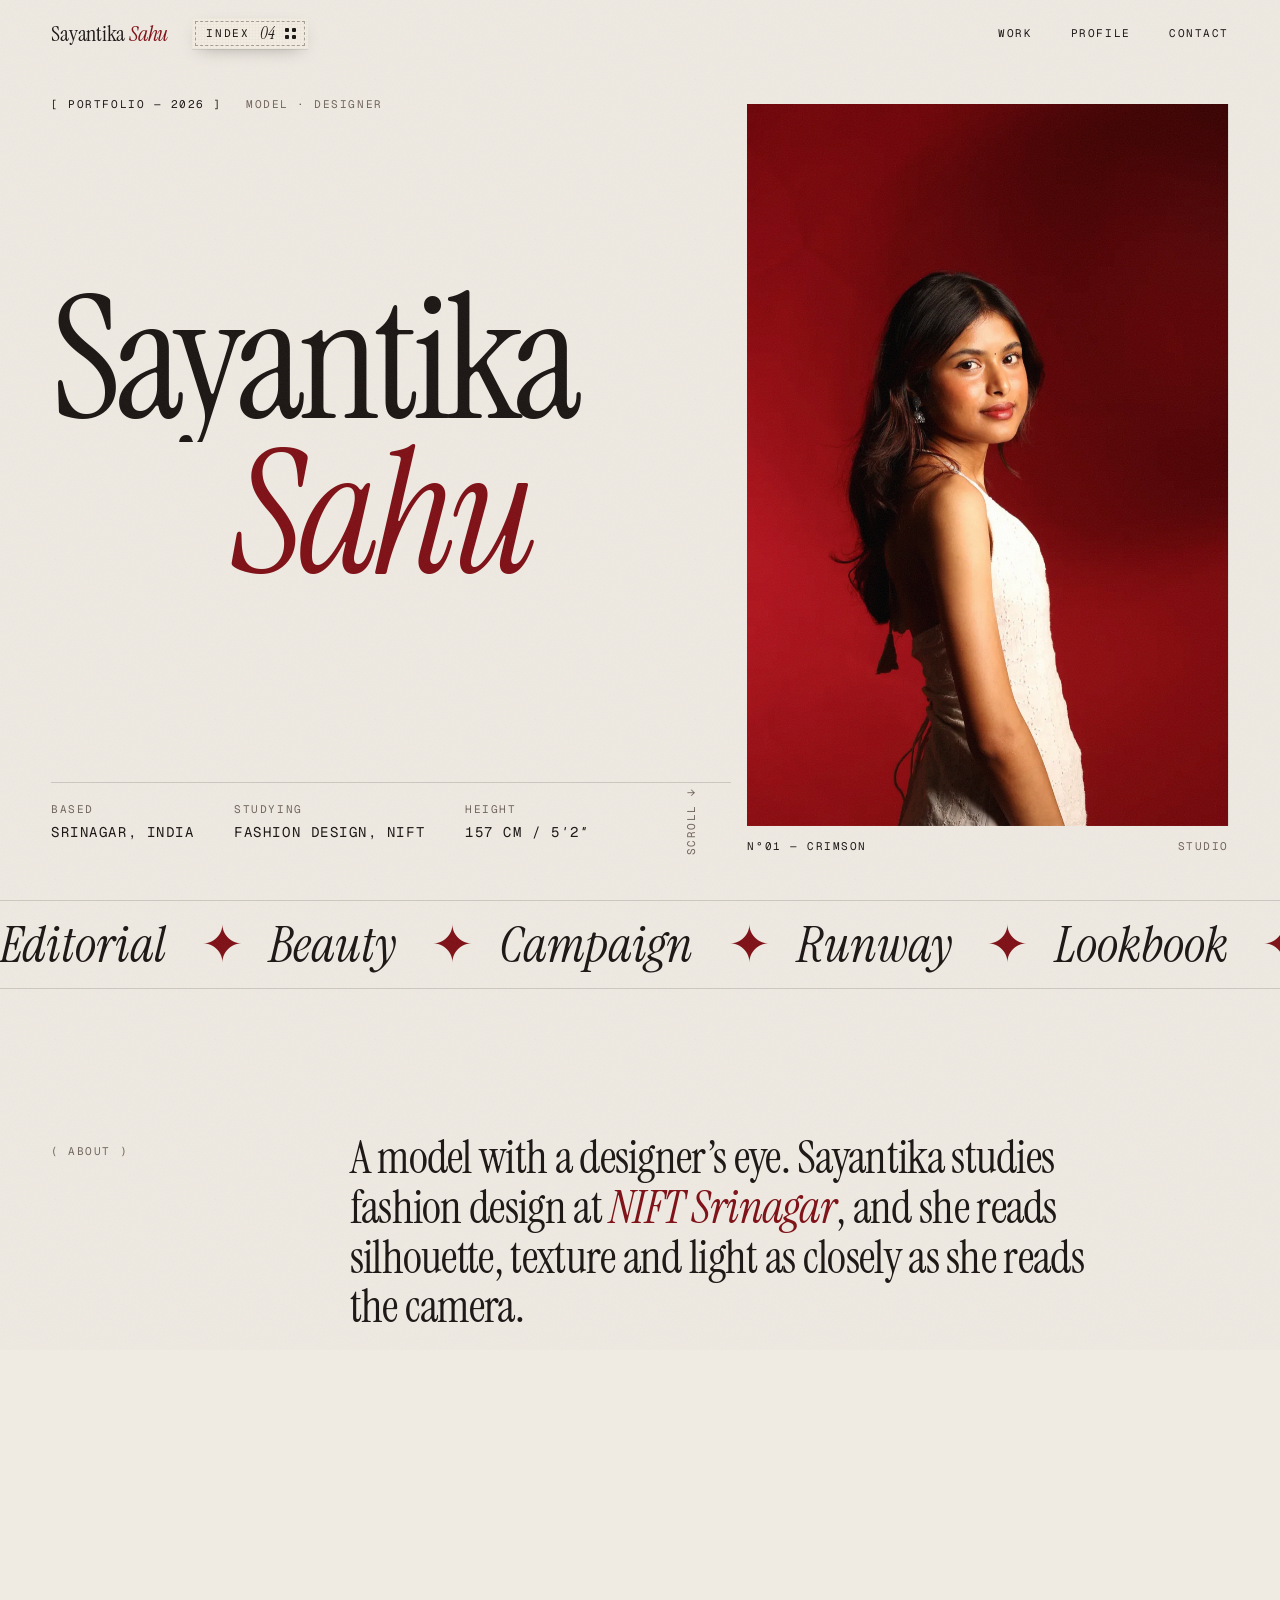
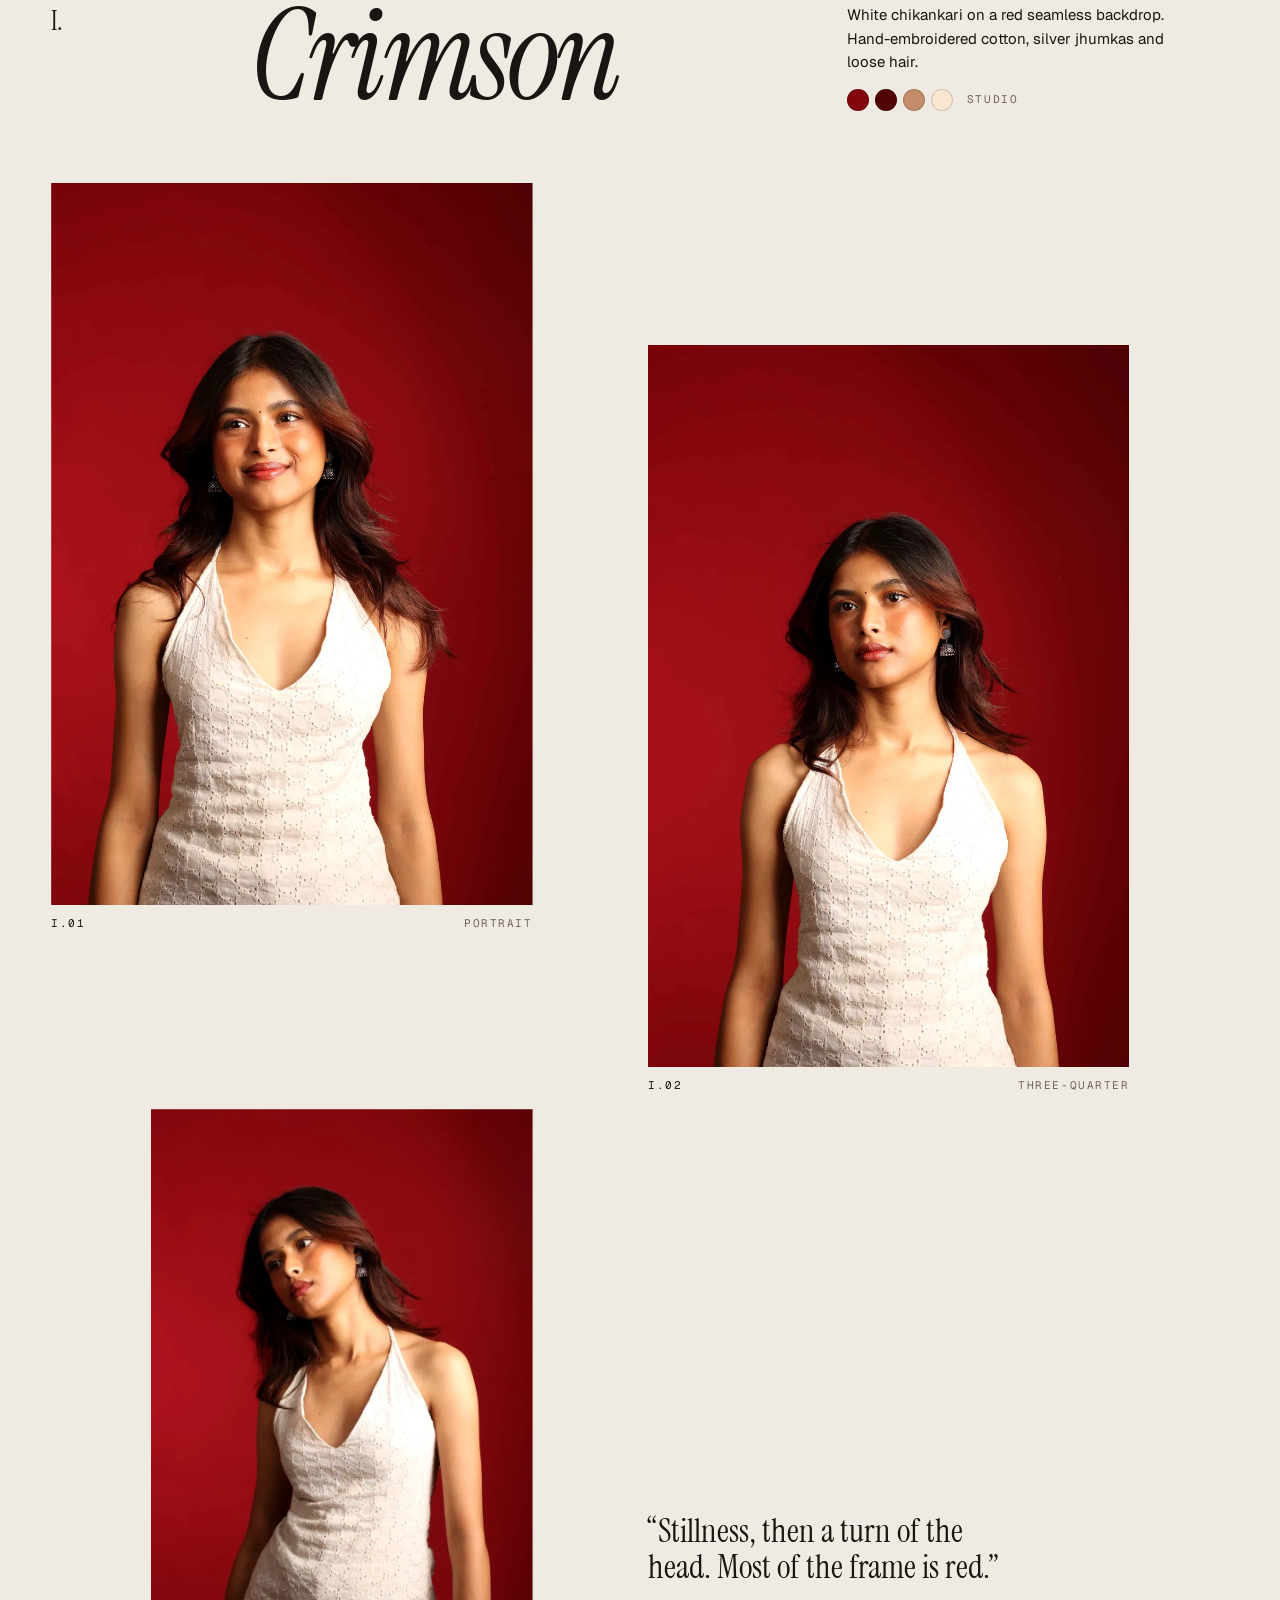
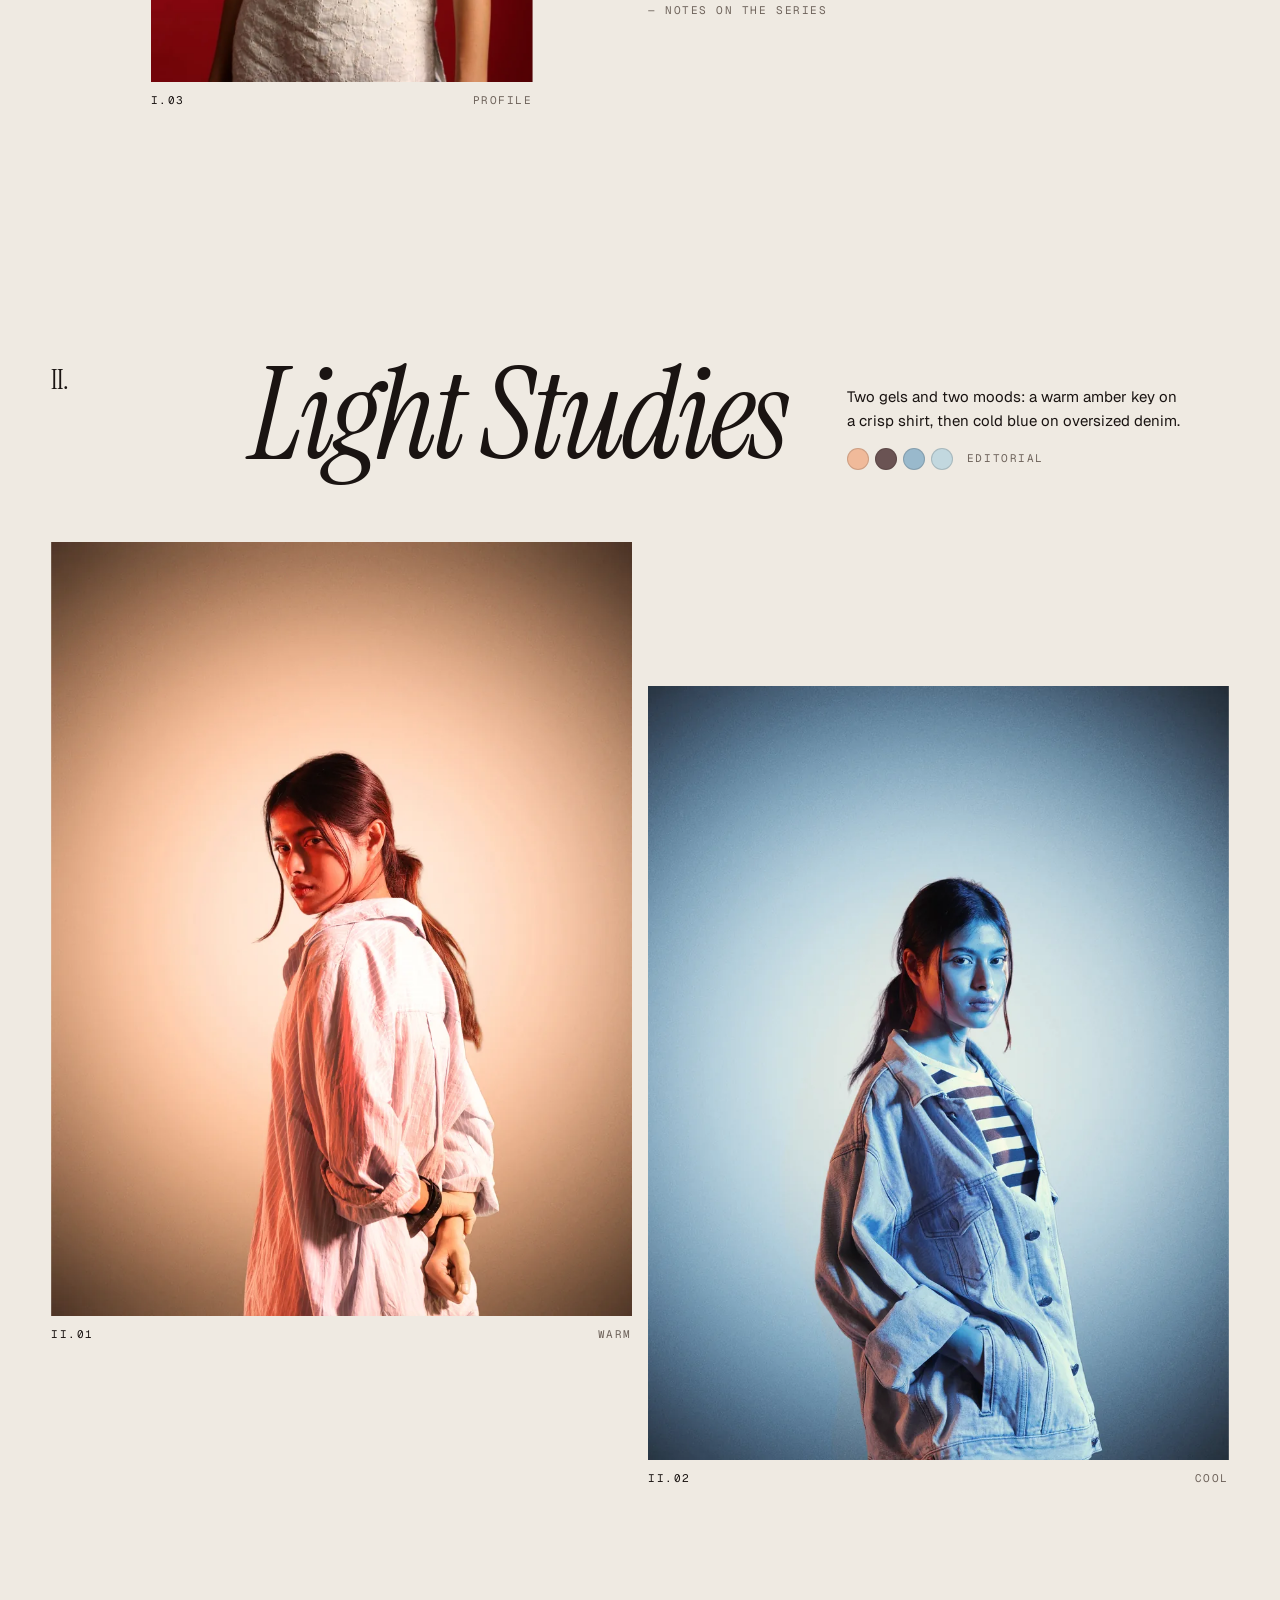
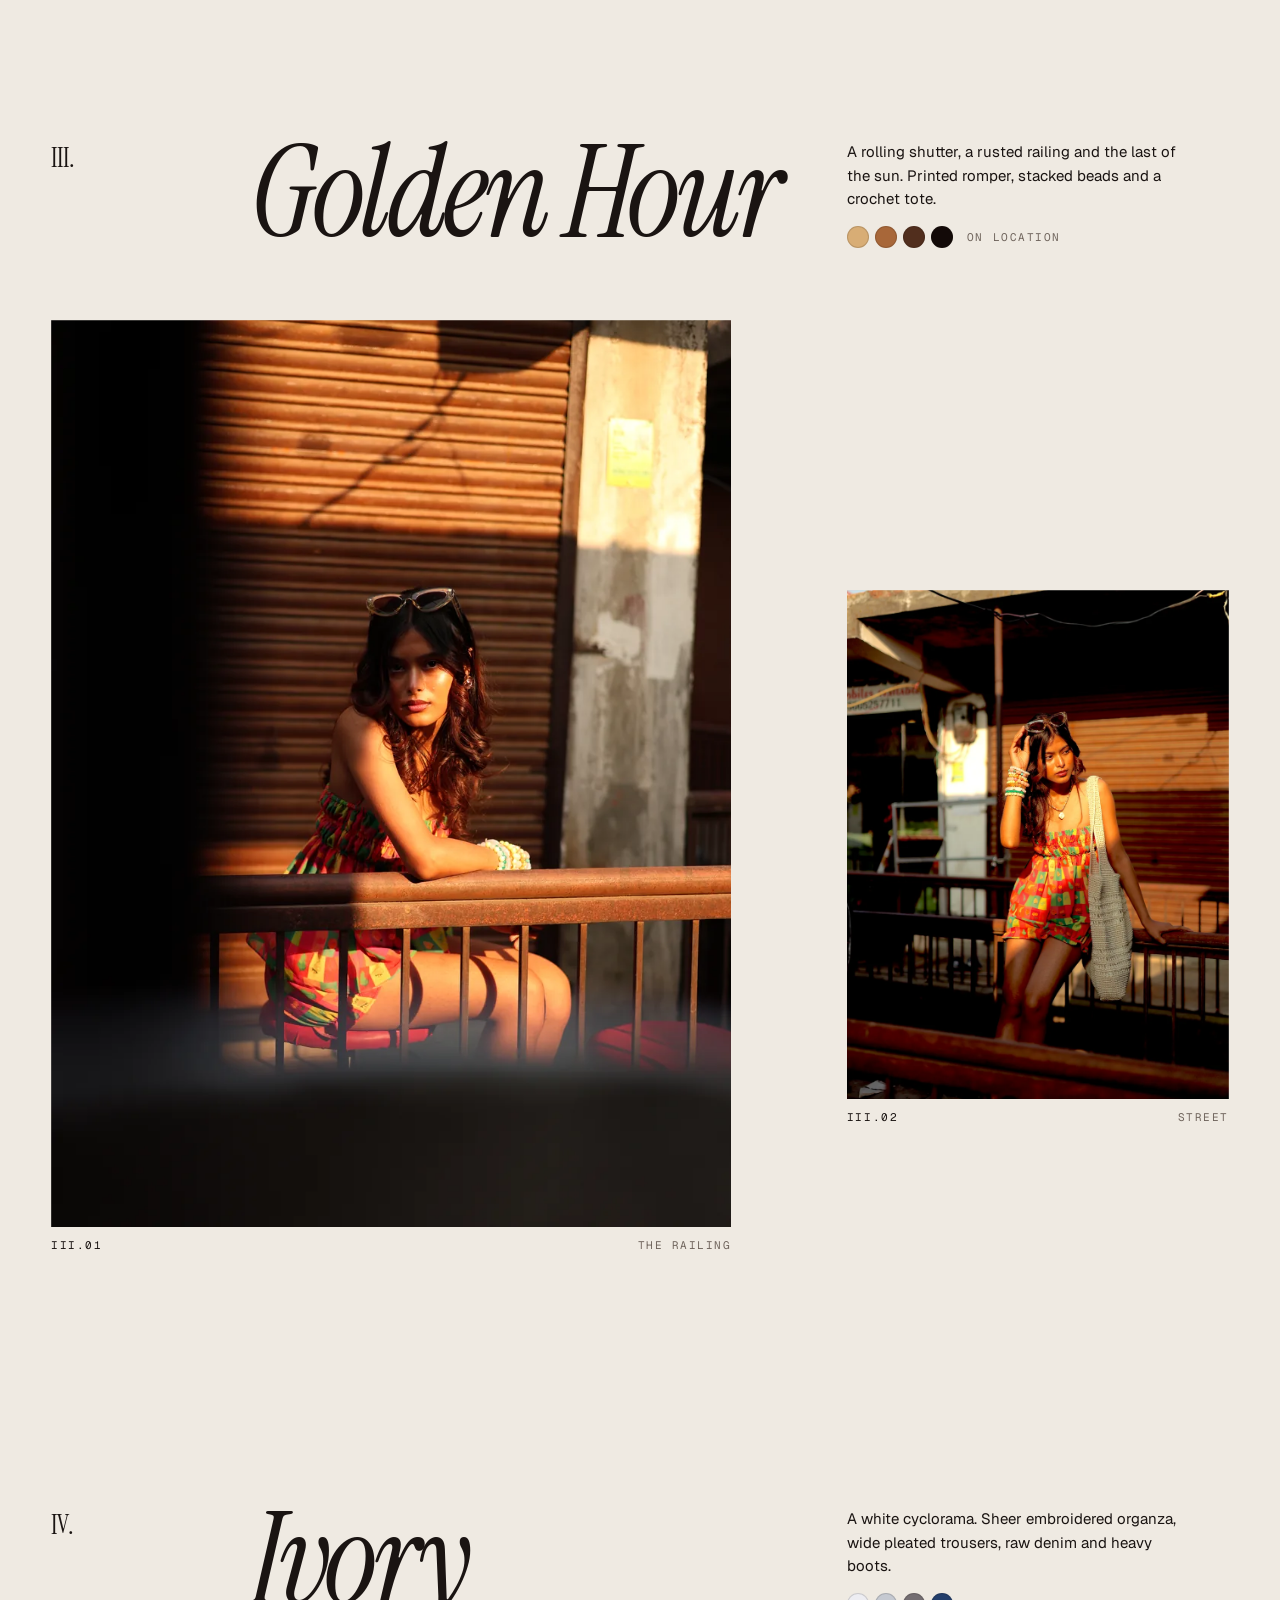
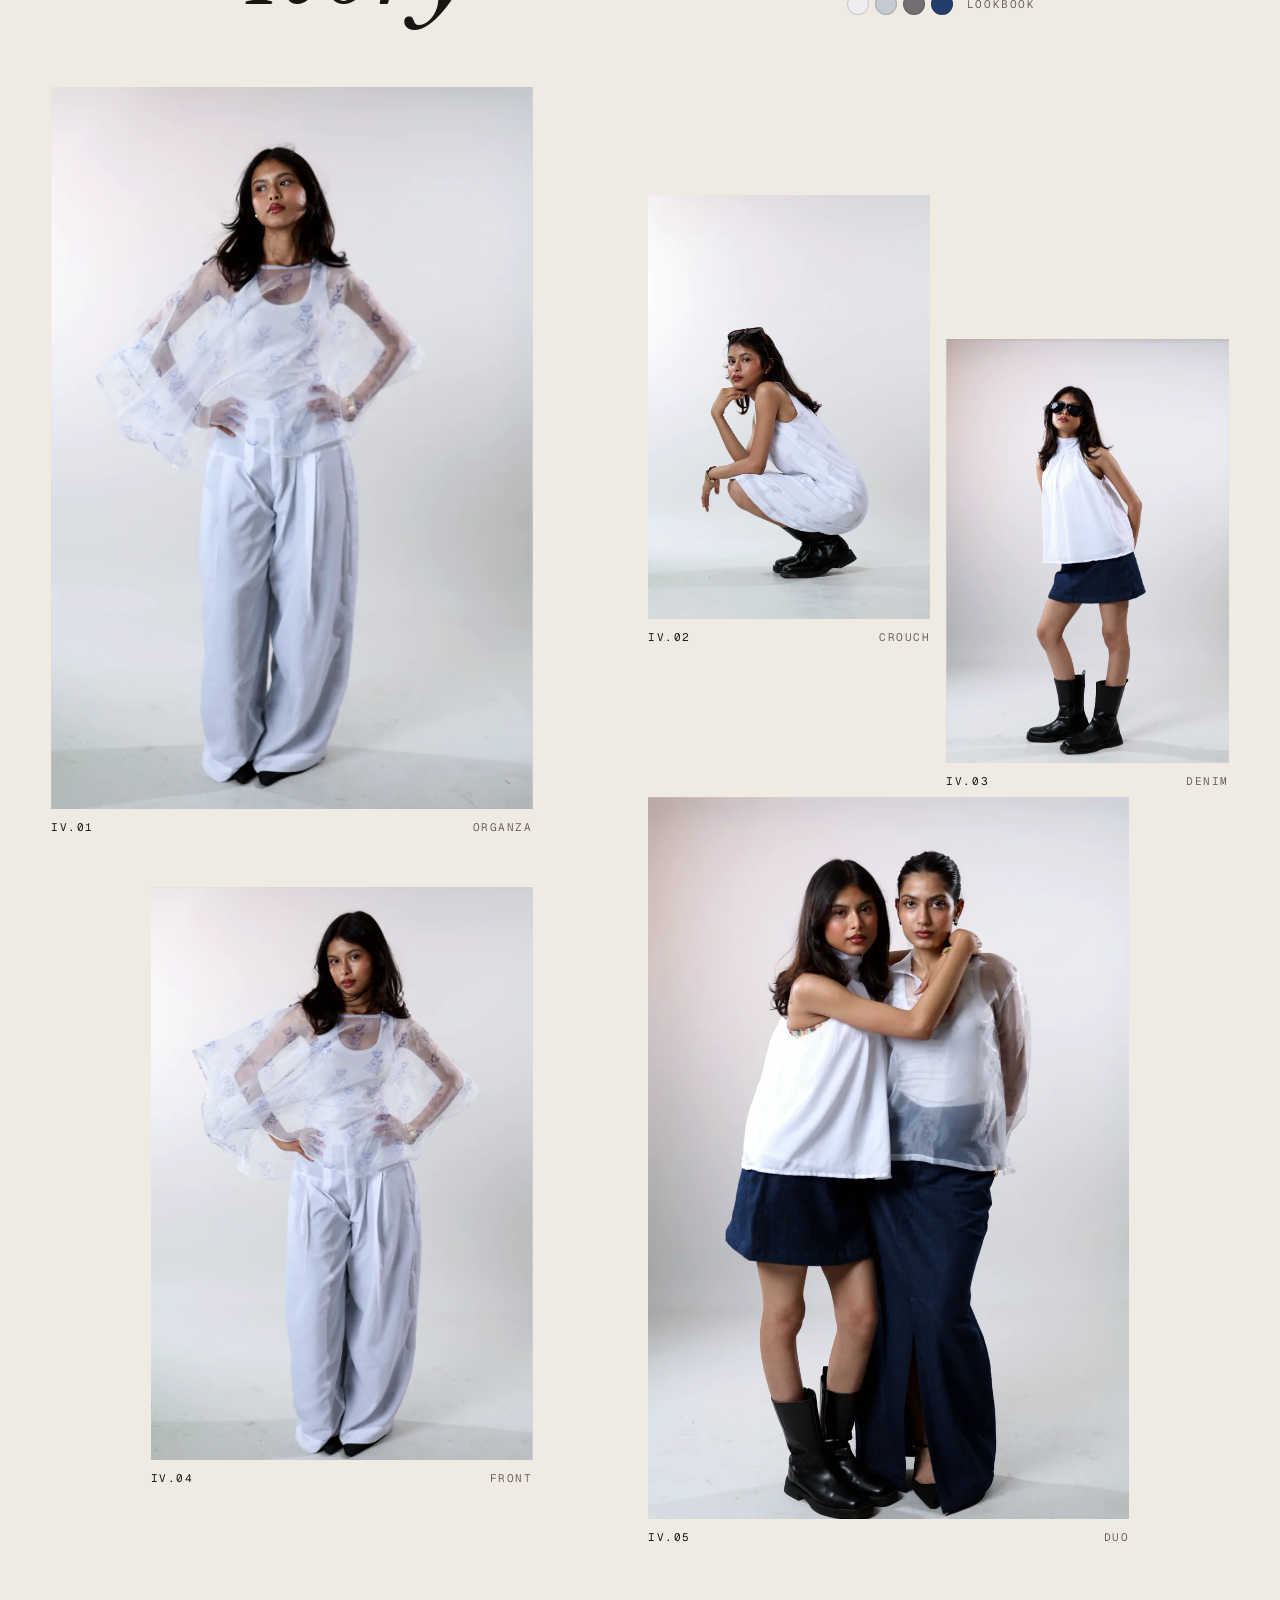
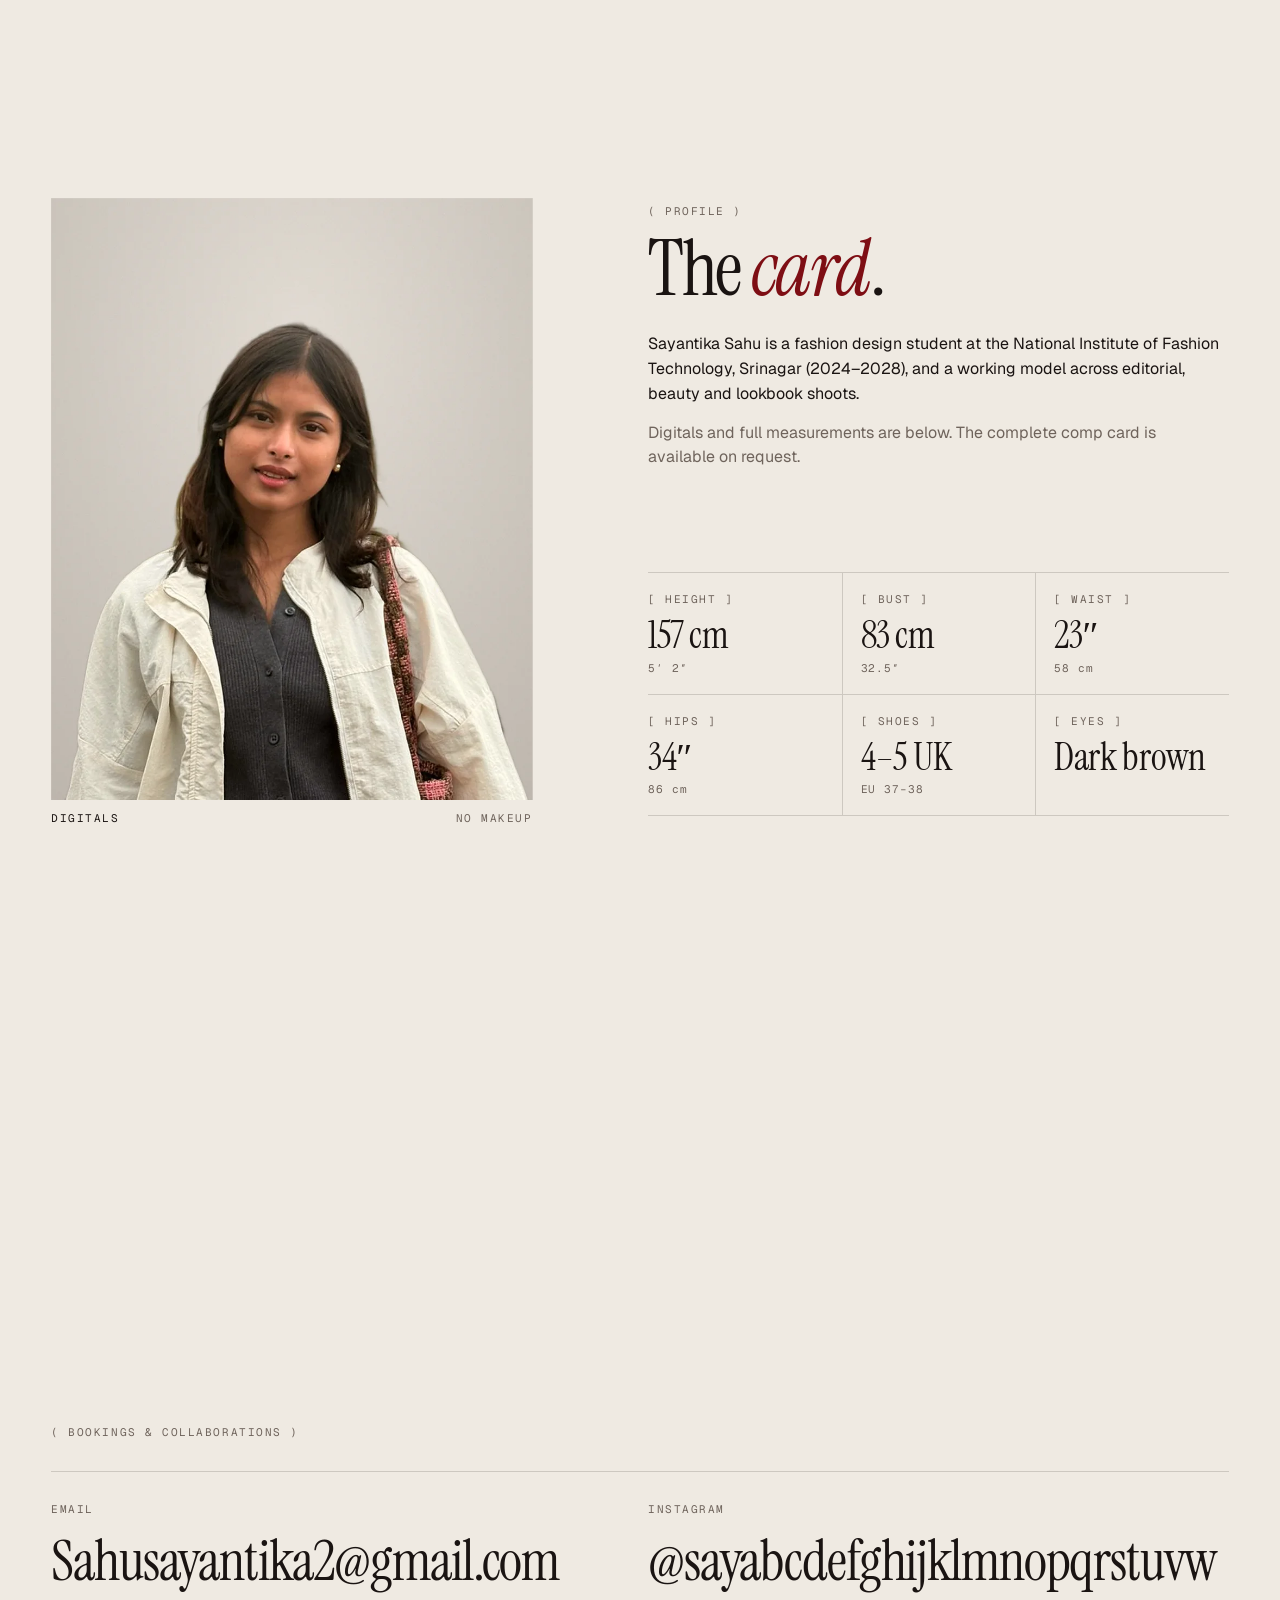
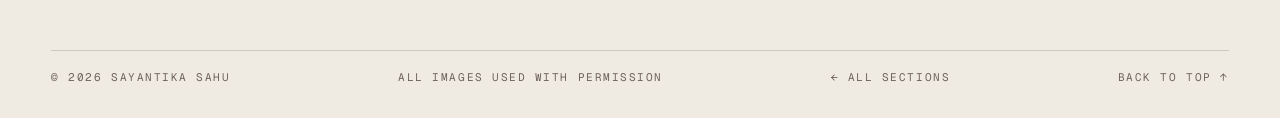
<file: modelling/index.html>
<!doctype html>
<html lang="en" data-root="../" data-page="modelling" data-intro-color="#4A070B" data-intro-fg="#F6E7D6" data-intro-label="Modelling">
<head>
  <meta charset="utf-8">
  <meta name="viewport" content="width=device-width, initial-scale=1, viewport-fit=cover">
  <title>Modelling — Sayantika Sahu</title>
  <meta name="description" content="Sayantika Sahu — model and fashion design student at NIFT Srinagar. Editorial, beauty and campaign portfolio.">
  <meta name="theme-color" content="#EFEAE2">
  <meta property="og:title" content="Sayantika Sahu — Model">
  <meta property="og:description" content="Model · Fashion Design, NIFT Srinagar ’24–’28">
  <meta property="og:type" content="website">
  <meta property="og:image" content="../assets/img/crimson-02-sm.webp">
  <link rel="icon" href="data:image/svg+xml,%3Csvg xmlns='http://www.w3.org/2000/svg' viewBox='0 0 64 64'%3E%3Crect width='64' height='64' fill='%237E0E14'/%3E%3Ctext x='50%25' y='54%25' dominant-baseline='middle' text-anchor='middle' font-family='Georgia,serif' font-style='italic' font-size='40' fill='%23EFEAE2'%3ES%3C/text%3E%3C/svg%3E">
  <script>(function(){var d=document.documentElement;try{var c=sessionStorage.getItem('ss-curtain'),o=null;if(c){o=JSON.parse(c);d.classList.add('curtain-in')}else if(!sessionStorage.getItem('ss-seen')){o={color:d.dataset.introColor,fg:d.dataset.introFg,label:d.dataset.introLabel};d.classList.add('first-visit')}if(o){d.style.setProperty('--curtain',o.color||'#EFEAE2');d.style.setProperty('--curtain-fg',o.fg||'#1A1412');d.style.setProperty('--curtain-label',JSON.stringify(o.label||''))}}catch(e){}})();</script>
  <link rel="preconnect" href="https://fonts.googleapis.com">
  <link rel="preconnect" href="https://fonts.gstatic.com" crossorigin>
  <link href="https://fonts.googleapis.com/css2?family=Geist+Mono:wght@400;500&family=Geist:wght@300;400;500&family=Instrument+Serif:ital@0;1&display=swap" rel="stylesheet">
  <link rel="preload" as="image" href="../assets/img/crimson-02-sm.webp">
  <link rel="stylesheet" href="../assets/css/atelier.css">
  <link rel="stylesheet" href="../assets/css/shell.css">
</head>
<body data-tone="bone">
  <div class="curtain" aria-hidden="true">
    <div class="curtain__cloth"><div class="curtain__label mono"><div class="curtain__thread"><i></i></div></div></div>
    <svg class="curtain__hem" viewBox="0 0 1000 100" preserveAspectRatio="none"><path/></svg>
  </div>
  <a class="skip" href="#work">Skip to work</a>

  <header class="site-header">
    <a class="wordmark" href="../" aria-label="Sayantika Sahu, home">Sayantika <i>Sahu</i></a>
    <div class="hdr-actions">
      <button class="label-btn" type="button" data-menu-open>Index <b>04</b><span class="dots" aria-hidden="true"><i></i><i></i><i></i><i></i></span></button>
      <button class="menu-toggle mono" aria-expanded="false" aria-controls="nav">Menu</button>
    </div>
    <nav class="site-nav mono" id="nav">
      <a href="#work">Work</a>
      <a href="#profile">Profile</a>
      <a href="#contact">Contact</a>
    </nav>
  </header>

  <main id="top">
    <!-- ============ HERO ============ -->
    <section class="hero wrap" data-tone="bone">
      <div class="hero__text">
        <div class="hero__kicker mono hero__fade">
          <span>[ Portfolio — <span data-year>2026</span> ]</span>
          <span class="muted">Model · Designer</span>
        </div>
        <h1 class="hero__name" aria-label="Sayantika Sahu">
          <span class="line"><span>Sayantika</span></span>
          <span class="line line--2"><span><em>Sahu</em></span></span>
        </h1>
        <dl class="hero__meta mono hero__fade">
          <div><dt>Based</dt><dd>Srinagar, India</dd></div>
          <div><dt>Studying</dt><dd>Fashion Design, NIFT</dd></div>
          <div><dt>Height</dt><dd>157 cm / 5′2″</dd></div>
        </dl>
      </div>
      <figure class="hero__figure">
        <div class="frame" data-lightbox data-full="../assets/img/crimson-02.webp" data-caption="Crimson — over the shoulder">
          <img src="../assets/img/crimson-02-sm.webp" width="900" height="1350" alt="Sayantika looking over her shoulder in a white chikankari halter dress against a deep red backdrop" fetchpriority="high">
        </div>
        <figcaption class="mono hero__fade"><span>N°01 — Crimson</span><span class="muted">Studio</span></figcaption>
        <span class="hero__scroll mono muted hero__fade">Scroll ↓</span>
      </figure>
    </section>

    <!-- ============ MARQUEE ============ -->
    <div class="marquee" aria-hidden="true">
      <div class="marquee__track">
        <span>Editorial <b>✦</b></span><span>Beauty <b>✦</b></span><span>Campaign <b>✦</b></span><span>Runway <b>✦</b></span><span>Lookbook <b>✦</b></span>
        <span>Editorial <b>✦</b></span><span>Beauty <b>✦</b></span><span>Campaign <b>✦</b></span><span>Runway <b>✦</b></span><span>Lookbook <b>✦</b></span>
      </div>
    </div>

    <!-- ============ STATEMENT ============ -->
    <section class="statement wrap" data-tone="bone">
      <span class="mono muted">( About )</span>
      <p class="fade-up" data-reveal>A model with a designer’s eye. Sayantika studies fashion design at <em>NIFT Srinagar</em>, and she reads silhouette, texture and light as closely as she reads the camera.</p>
    </section>

    <div id="work"></div>

    <!-- ============ I. CRIMSON ============ -->
    <section class="series wrap" data-tone="crimson" aria-labelledby="s-crimson">
      <header class="series__head">
        <span class="series__num">I.</span>
        <h2 class="series__title fade-up" data-reveal id="s-crimson">Crimson</h2>
        <div class="series__aside">
          <p>White chikankari on a red seamless backdrop. Hand-embroidered cotton, silver jhumkas and loose hair.</p>
          <div class="swatches"><i style="background:#81070D"></i><i style="background:#520305"></i><i style="background:#C38D69"></i><i style="background:#F8E6D1"></i><span class="mono muted">Studio</span></div>
        </div>
      </header>
      <div class="grid g-crimson">
        <figure class="a" data-reveal>
          <div class="frame" style="aspect-ratio:2/3" data-lightbox data-full="../assets/img/crimson-01.webp" data-caption="Crimson — smile">
            <img src="../assets/img/crimson-01-sm.webp" width="900" height="1350" loading="lazy" alt="Smiling portrait in a white embroidered halter dress against red">
          </div>
          <figcaption class="mono"><span>I.01</span><span class="muted">Portrait</span></figcaption>
        </figure>
        <figure class="b" data-reveal>
          <div class="frame" style="aspect-ratio:2/3" data-lightbox data-full="../assets/img/crimson-03.webp" data-caption="Crimson — gaze">
            <img src="../assets/img/crimson-03-sm.webp" width="900" height="1350" loading="lazy" alt="Three-quarter portrait looking off-camera against red">
          </div>
          <figcaption class="mono"><span>I.02</span><span class="muted">Three-quarter</span></figcaption>
        </figure>
        <figure class="c" data-reveal>
          <div class="frame" style="aspect-ratio:2/3" data-lightbox data-full="../assets/img/crimson-04.webp" data-caption="Crimson — profile">
            <img src="../assets/img/crimson-04-sm.webp" width="853" height="1280" loading="lazy" alt="Head turned to the side, showing jhumka earrings, against red">
          </div>
          <figcaption class="mono"><span>I.03</span><span class="muted">Profile</span></figcaption>
        </figure>
        <div class="q fade-up" data-reveal>
          <p class="pull">“Stillness, then a turn of the head. Most of the frame is red.”</p>
          <span class="mono muted">— Notes on the series</span>
        </div>
      </div>
    </section>

    <!-- ============ II. LIGHT STUDIES ============ -->
    <section class="series wrap" data-tone="dusk" aria-labelledby="s-light">
      <header class="series__head">
        <span class="series__num">II.</span>
        <h2 class="series__title fade-up" data-reveal id="s-light">Light Studies</h2>
        <div class="series__aside">
          <p>Two gels and two moods: a warm amber key on a crisp shirt, then cold blue on oversized denim.</p>
          <div class="swatches"><i style="background:#F0BA9A"></i><i style="background:#6A5353"></i><i style="background:#99B9CC"></i><i style="background:#C2D8DF"></i><span class="mono muted">Editorial</span></div>
        </div>
      </header>
      <div class="grid g-light">
        <figure class="a" data-reveal>
          <div class="frame" style="aspect-ratio:3/4" data-lightbox data-full="../assets/img/light-01.webp" data-caption="Light Studies — warm">
            <img src="../assets/img/light-01-sm.webp" width="900" height="1200" loading="lazy" alt="Warm amber-lit editorial in an oversized striped shirt, hands behind the back">
          </div>
          <figcaption class="mono"><span>II.01</span><span class="muted">Warm</span></figcaption>
        </figure>
        <figure class="b" data-reveal>
          <div class="frame" style="aspect-ratio:3/4" data-lightbox data-full="../assets/img/light-02.webp" data-caption="Light Studies — cool">
            <img src="../assets/img/light-02-sm.webp" width="900" height="1200" loading="lazy" alt="Cool blue-lit editorial in an oversized denim jacket over a striped tee">
          </div>
          <figcaption class="mono"><span>II.02</span><span class="muted">Cool</span></figcaption>
        </figure>
      </div>
    </section>

    <!-- ============ III. GOLDEN HOUR ============ -->
    <section class="series wrap" data-tone="amber" aria-labelledby="s-golden">
      <header class="series__head">
        <span class="series__num">III.</span>
        <h2 class="series__title fade-up" data-reveal id="s-golden">Golden Hour</h2>
        <div class="series__aside">
          <p>A rolling shutter, a rusted railing and the last of the sun. Printed romper, stacked beads and a crochet tote.</p>
          <div class="swatches"><i style="background:#D8AD75"></i><i style="background:#A86739"></i><i style="background:#512E1D"></i><i style="background:#130A08"></i><span class="mono muted">On location</span></div>
        </div>
      </header>
      <div class="grid g-golden">
        <figure class="a" data-reveal>
          <div class="frame" style="aspect-ratio:3/4" data-lightbox data-full="../assets/img/golden-02.webp" data-caption="Golden Hour — the railing">
            <img src="../assets/img/golden-02-sm.webp" width="900" height="1199" loading="lazy" alt="Leaning on a rusted railing in golden light in front of a rolling shutter">
          </div>
          <figcaption class="mono"><span>III.01</span><span class="muted">The railing</span></figcaption>
        </figure>
        <figure class="b" data-reveal>
          <div class="frame" style="aspect-ratio:3/4" data-lightbox data-full="../assets/img/golden-01.webp" data-caption="Golden Hour — street">
            <img src="../assets/img/golden-01-sm.webp" width="900" height="1199" loading="lazy" alt="Standing on the street in a colourful printed romper with sunglasses pushed up">
          </div>
          <figcaption class="mono"><span>III.02</span><span class="muted">Street</span></figcaption>
        </figure>
      </div>
    </section>

    <!-- ============ IV. IVORY ============ -->
    <section class="series wrap" data-tone="ivory" aria-labelledby="s-ivory">
      <header class="series__head">
        <span class="series__num">IV.</span>
        <h2 class="series__title fade-up" data-reveal id="s-ivory">Ivory</h2>
        <div class="series__aside">
          <p>A white cyclorama. Sheer embroidered organza, wide pleated trousers, raw denim and heavy boots.</p>
          <div class="swatches"><i style="background:#EDEDF2"></i><i style="background:#C5C9D1"></i><i style="background:#746E72"></i><i style="background:#233E6B"></i><span class="mono muted">Lookbook</span></div>
        </div>
      </header>
      <div class="grid g-ivory">
        <figure class="a" data-reveal>
          <div class="frame" style="aspect-ratio:2/3" data-lightbox data-full="../assets/img/ivory-01.webp" data-caption="Ivory — organza">
            <img src="../assets/img/ivory-01-sm.webp" width="900" height="1350" loading="lazy" alt="Full-length in a sheer embroidered organza cape over wide white trousers">
          </div>
          <figcaption class="mono"><span>IV.01</span><span class="muted">Organza</span></figcaption>
        </figure>
        <figure class="b" data-reveal>
          <div class="frame" style="aspect-ratio:2/3" data-lightbox data-full="../assets/img/ivory-02.webp" data-caption="Ivory — crouch">
            <img src="../assets/img/ivory-02-sm.webp" width="900" height="1375" loading="lazy" alt="Crouching in a white slip dress and chunky black boots">
          </div>
          <figcaption class="mono"><span>IV.02</span><span class="muted">Crouch</span></figcaption>
        </figure>
        <figure class="c" data-reveal>
          <div class="frame" style="aspect-ratio:2/3" data-lightbox data-full="../assets/img/ivory-03.webp" data-caption="Ivory — denim">
            <img src="../assets/img/ivory-03-sm.webp" width="900" height="1280" loading="lazy" alt="White halter top, denim mini skirt, sunglasses and black boots">
          </div>
          <figcaption class="mono"><span>IV.03</span><span class="muted">Denim</span></figcaption>
        </figure>
        <figure class="d" data-reveal>
          <div class="frame" style="aspect-ratio:2/3" data-lightbox data-full="../assets/img/ivory-04.webp" data-caption="Ivory — organza, front">
            <img src="../assets/img/ivory-04-sm.webp" width="900" height="1387" loading="lazy" alt="Facing camera in the sheer organza cape, hands on hips">
          </div>
          <figcaption class="mono"><span>IV.04</span><span class="muted">Front</span></figcaption>
        </figure>
        <figure class="e" data-reveal>
          <div class="frame" style="aspect-ratio:2/3" data-lightbox data-full="../assets/img/ivory-05.webp" data-caption="Ivory — duo">
            <img src="../assets/img/ivory-05-sm.webp" width="900" height="1350" loading="lazy" alt="With a second model, both in white tops and indigo denim">
          </div>
          <figcaption class="mono"><span>IV.05</span><span class="muted">Duo</span></figcaption>
        </figure>
      </div>
    </section>

    <!-- ============ PROFILE / DIGITALS ============ -->
    <section class="profile wrap" id="profile" data-tone="bone" aria-labelledby="s-profile">
      <figure class="profile__figure" data-reveal>
        <div class="frame" data-lightbox data-full="../assets/img/digitals-01.webp" data-caption="Digitals — no makeup">
          <img src="../assets/img/digitals-01-sm.webp" width="900" height="1107" loading="lazy" alt="Natural, no-makeup portrait in a cream jacket against a plain grey backdrop">
        </div>
        <figcaption class="mono"><span>Digitals</span><span class="muted">No makeup</span></figcaption>
      </figure>
      <div class="profile__body">
        <div class="fade-up" data-reveal>
          <span class="mono muted">( Profile )</span>
          <h2 id="s-profile">The <em>card</em>.</h2>
          <p>Sayantika Sahu is a fashion design student at the National Institute of Fashion Technology, Srinagar (2024–2028), and a working model across editorial, beauty and lookbook shoots.</p>
          <p class="muted">Digitals and full measurements are below. The complete comp card is available on request.</p>
        </div>
        <dl class="stats mono fade-up" data-reveal>
          <div><dt>[ Height ]</dt><dd>157 cm<small>5′ 2″</small></dd></div>
          <div><dt>[ Bust ]</dt><dd>83 cm<small>32.5″</small></dd></div>
          <div><dt>[ Waist ]</dt><dd>23″<small>58 cm</small></dd></div>
          <div><dt>[ Hips ]</dt><dd>34″<small>86 cm</small></dd></div>
          <div><dt>[ Shoes ]</dt><dd>4–5 UK<small>EU 37–38</small></dd></div>
          <div><dt>[ Eyes ]</dt><dd>Dark brown<small>&nbsp;</small></dd></div>
        </dl>
      </div>
    </section>

    <!-- ============ CONTACT ============ -->
    <section class="contact wrap" id="contact" data-tone="crimson" aria-label="Contact">
      <div>
        <span class="mono muted">( Bookings &amp; collaborations )</span>
      </div>
      <div>
        <div class="contact__links">
          <div><span class="mono muted">Email</span><br><a href="mailto:Sahusayantika2@gmail.com">Sahusayantika2@gmail.com</a></div>
          <div><span class="mono muted">Instagram</span><br><a href="https://www.instagram.com/sayabcdefghijklmnopqrstuvw/" target="_blank" rel="noopener">@sayabcdefghijklmnopqrstuvw</a></div>
        </div>
        <footer class="footer mono muted" style="margin-top:56px">
          <span>© <span data-year>2026</span> Sayantika Sahu</span>
          <span>All images used with permission</span>
          <a href="../">← All sections</a>
          <a href="#top">Back to top ↑</a>
        </footer>
      </div>
    </section>
  </main>

  <div class="cursor" aria-hidden="true"><span class="mono">View</span></div>

  <div class="lightbox" hidden role="dialog" aria-modal="true" aria-label="Image viewer">
    <div class="lightbox__bar mono"><span class="lightbox__count">01 / 01</span><button class="lightbox__close mono">Close ✕</button></div>
    <div class="lightbox__stage"><img class="lightbox__img" alt=""></div>
    <div class="lightbox__foot mono"><span class="lightbox__caption"></span><div class="lightbox__nav"><button class="lightbox__prev mono" aria-label="Previous image">← Prev</button><button class="lightbox__next mono" aria-label="Next image">Next →</button></div></div>
  </div>

  <script src="../assets/js/site.js" defer></script>
  <script src="../assets/js/main.js" defer></script>
</body>
</html>
</file>
<file: assets/css/atelier.css>
/* ==========================================================================
   Sayantika Sahu — "Atelier" (Design A)
   Palette pulled from the photographs: bone backdrop, oxblood studio,
   gel-lit dusk, golden-hour amber, ivory studio + denim.
   ========================================================================== */

:root {
  --bg: #EFEAE2;
  --fg: #1A1412;
  --muted: #6F645C;
  --accent: #7E0E14;
  --line: rgba(26, 20, 18, .16);

  --serif: "Instrument Serif", "Times New Roman", serif;
  --sans: "Geist", system-ui, -apple-system, "Segoe UI", sans-serif;
  --mono: "Geist Mono", ui-monospace, "SFMono-Regular", Menlo, monospace;

  --gutter: clamp(16px, 4vw, 56px);
  --ease: cubic-bezier(.2, .7, .1, 1);
  --tone-speed: .9s;
}

/* page tones — set on <body data-tone> by main.js */
body[data-tone="bone"]    { --bg:#EFEAE2; --fg:#1A1412; --muted:#6F645C; --accent:#7E0E14; --line:rgba(26,20,18,.16); }
body[data-tone="crimson"] { --bg:#4A070B; --fg:#F6E7D6; --muted:#D9AE9C; --accent:#F6E7D6; --line:rgba(246,231,214,.2); }
body[data-tone="dusk"]    { --bg:#1C1A1F; --fg:#EFE5DC; --muted:#A99E9B; --accent:#F0BA9A; --line:rgba(239,229,220,.16); }
body[data-tone="amber"]   { --bg:#22140C; --fg:#F4E3C8; --muted:#C49C73; --accent:#E0B079; --line:rgba(244,227,200,.16); }
body[data-tone="ivory"]   { --bg:#E6E6E9; --fg:#14161B; --muted:#62646C; --accent:#233E6B; --line:rgba(20,22,27,.16); }

*, *::before, *::after { box-sizing: border-box; }
html { -webkit-text-size-adjust: 100%; scroll-behavior: smooth; }
@media (prefers-reduced-motion: reduce) { html { scroll-behavior: auto; } }

body {
  margin: 0;
  background: var(--bg);
  color: var(--fg);
  font-family: var(--sans);
  font-size: 16px;
  line-height: 1.55;
  -webkit-font-smoothing: antialiased;
  text-rendering: optimizeLegibility;
  overflow-x: hidden;
  transition: background-color var(--tone-speed) var(--ease), color var(--tone-speed) var(--ease);
}

/* film grain */
body::after {
  content: "";
  position: fixed; inset: -50%;
  pointer-events: none; z-index: 90;
  opacity: .07;
  background-image: url("data:image/svg+xml,%3Csvg xmlns='http://www.w3.org/2000/svg' width='160' height='160'%3E%3Cfilter id='n'%3E%3CfeTurbulence type='fractalNoise' baseFrequency='.85' numOctaves='3' stitchTiles='stitch'/%3E%3C/filter%3E%3Crect width='100%25' height='100%25' filter='url(%23n)'/%3E%3C/svg%3E");
}

img { display: block; max-width: 100%; height: auto; }
a { color: inherit; text-decoration: none; }
::selection { background: var(--accent); color: var(--bg); }
:focus-visible { outline: 1px solid var(--fg); outline-offset: 4px; }

.wrap { padding-inline: var(--gutter); max-width: 1680px; margin-inline: auto; }
.mono {
  font-family: var(--mono);
  font-size: 11px;
  letter-spacing: .14em;
  text-transform: uppercase;
}
.muted { color: var(--muted); transition: color var(--tone-speed) var(--ease); }
.skip { position: absolute; left: -999px; top: 8px; z-index: 200; background: var(--fg); color: var(--bg); padding: 8px 12px; }
.skip:focus { left: 8px; }

/* ---------- header ---------- */
.site-header {
  position: fixed; inset: 0 0 auto; z-index: 80;
  display: flex; align-items: center; justify-content: space-between;
  padding: 18px var(--gutter);
  transition: transform .5s var(--ease), background-color var(--tone-speed) var(--ease), border-color var(--tone-speed);
  border-bottom: 1px solid transparent;
}
.site-header.is-scrolled {
  background: color-mix(in srgb, var(--bg) 82%, transparent);
  -webkit-backdrop-filter: blur(14px) saturate(1.2);
  backdrop-filter: blur(14px) saturate(1.2);
  border-color: var(--line);
}
.site-header.is-hidden { transform: translateY(-100%); }
body.menu-open .site-header { transform: none; }

.wordmark { font-family: var(--serif); font-size: 22px; line-height: 1; letter-spacing: -.01em; }
.wordmark i { color: var(--accent); transition: color var(--tone-speed); }

.site-nav { display: flex; gap: clamp(18px, 3vw, 40px); }
.site-nav a { position: relative; padding-block: 4px; }
.site-nav a::after {
  content: ""; position: absolute; left: 0; right: 0; bottom: 0; height: 1px;
  background: currentColor; transform: scaleX(0); transform-origin: right;
  transition: transform .45s var(--ease);
}
.site-nav a:hover::after { transform: scaleX(1); transform-origin: left; }

.menu-toggle {
  display: none; background: none; border: 0; color: inherit; padding: 8px 0; cursor: pointer;
}

@media (max-width: 760px) {
  .menu-toggle { display: block; position: relative; z-index: 2; }
  .site-nav {
    position: fixed; inset: 0; z-index: 1;
    flex-direction: column; justify-content: center; gap: 4px;
    padding: var(--gutter);
    background: var(--bg);
    opacity: 0; visibility: hidden;
    transition: opacity .4s var(--ease), visibility .4s;
  }
  .site-nav a { font-family: var(--serif); font-size: 15vw; text-transform: none; letter-spacing: -.02em; line-height: 1.05; }
  .site-nav a::after { display: none; }
  body.menu-open .site-nav { opacity: 1; visibility: visible; }
  body.menu-open { overflow: hidden; }
}

/* ---------- hero ---------- */
.hero {
  min-height: 100svh;
  display: grid;
  grid-template-columns: repeat(12, 1fr);
  column-gap: 16px;
  align-items: end;
  padding-top: 96px;
  padding-bottom: clamp(28px, 5vh, 56px);
}
.hero__text { grid-column: 1 / 8; align-self: stretch; display: flex; flex-direction: column; justify-content: space-between; gap: 40px; position: relative; z-index: 2; }
.hero__kicker { display: flex; flex-wrap: wrap; gap: 8px 24px; }
.hero__name {
  font-family: var(--serif); font-weight: 400;
  font-size: clamp(64px, 13.4vw, 236px);
  line-height: .84; letter-spacing: -.035em;
  margin: 0;
}
.hero__name .line { display: block; overflow: hidden; padding-bottom: .06em; }
.hero__name .line > span { display: inline-block; }
.hero__name .line--2 { padding-left: 1.05em; }
.hero__name em { color: var(--accent); transition: color var(--tone-speed); }
.hero__meta {
  display: grid; grid-template-columns: repeat(3, auto); justify-content: start; gap: 8px 40px;
  border-top: 1px solid var(--line); padding-top: 18px;
}
.hero__meta dt { color: var(--muted); }
.hero__meta dd { margin: 4px 0 0; font-size: 14px; }

.hero__figure { grid-column: 8 / 13; margin: 0; position: relative; }
.hero__figure .frame { aspect-ratio: 2 / 3; max-height: calc(100svh - 150px); margin-left: auto; }
.hero__figure figcaption { display: flex; justify-content: space-between; margin-top: 12px; }
.hero__scroll { position: absolute; left: -64px; bottom: 0; writing-mode: vertical-rl; transform: rotate(180deg); }

/* load-in animation */
.js .hero__name .line > span { transform: translateY(105%); animation: rise 1.25s var(--ease) forwards; }
.js .hero__name .line--2 > span { animation-delay: .12s; }
.js .hero__fade { opacity: 0; animation: fade 1.2s .55s var(--ease) forwards; }
.js .hero__figure .frame img { clip-path: inset(100% 0 0 0); transform: scale(1.15); animation: unveil 1.6s .15s var(--ease) forwards; }
@keyframes rise { to { transform: none; } }
@keyframes fade { to { opacity: 1; } }
@keyframes unveil { to { clip-path: inset(0 0 0 0); transform: none; } }

@media (max-width: 900px) {
  .hero { grid-template-columns: 1fr; padding-top: 84px; row-gap: 28px; align-items: start; }
  .hero__text, .hero__figure { grid-column: 1 / -1; }
  .hero__text { gap: 28px; }
  .hero__figure { order: 2; }
  .hero__figure .frame { max-height: none; aspect-ratio: 4 / 5; }
  .hero__scroll { display: none; }
  .hero__name { font-size: clamp(56px, 21vw, 150px); }
  .hero__meta { grid-template-columns: 1fr 1fr; }
  .hero__meta div:last-child { grid-column: 1 / -1; }
}

/* ---------- frames + reveal ---------- */
.frame { position: relative; overflow: hidden; background: color-mix(in srgb, var(--fg) 8%, transparent); }
.frame img { width: 100%; height: 100%; object-fit: cover; transition: transform 1.4s var(--ease), filter .6s; }
[data-lightbox] { cursor: zoom-in; }
@media (pointer: fine) { [data-lightbox] { cursor: none; } }
.frame[data-lightbox]:hover img { transform: scale(1.035) !important; }

.js [data-reveal] .frame img, .js .frame[data-reveal] img { clip-path: inset(100% 0 0 0); transform: scale(1.12); transition: clip-path 1.4s var(--ease), transform 1.8s var(--ease); }
.js [data-reveal].is-in .frame img, .js .frame[data-reveal].is-in img { clip-path: inset(0 0 0 0); transform: none; }
.js .fade-up[data-reveal] { opacity: 0; transform: translateY(28px); transition: opacity 1.1s var(--ease), transform 1.1s var(--ease); }
.js .fade-up[data-reveal].is-in { opacity: 1; transform: none; }

/* ---------- marquee ---------- */
.marquee {
  border-block: 1px solid var(--line);
  overflow: hidden; white-space: nowrap;
  padding-block: 18px;
  transition: border-color var(--tone-speed);
}
.marquee__track { display: inline-flex; animation: marquee 38s linear infinite; }
.marquee__track span { font-family: var(--serif); font-style: italic; font-size: clamp(28px, 4vw, 54px); line-height: 1; padding-right: .5em; }
.marquee__track span b { font-style: normal; font-weight: 400; color: var(--accent); padding-left: .5em; transition: color var(--tone-speed); }
@keyframes marquee { to { transform: translateX(-50%); } }

/* ---------- intro statement ---------- */
.statement { padding-block: clamp(96px, 16vh, 200px); display: grid; grid-template-columns: repeat(12, 1fr); column-gap: 16px; }
.statement .mono { grid-column: 1 / 4; padding-top: .9em; }
.statement p {
  grid-column: 4 / 12; margin: 0;
  font-family: var(--serif); font-size: clamp(30px, 3.6vw, 60px); line-height: 1.08; letter-spacing: -.015em;
}
.statement p em { color: var(--accent); transition: color var(--tone-speed); }
@media (max-width: 900px) {
  .statement { grid-template-columns: 1fr; row-gap: 20px; }
  .statement .mono, .statement p { grid-column: 1 / -1; }
}

/* ---------- series ---------- */
.series { padding-block: clamp(80px, 14vh, 180px); }
.series__head {
  display: grid; grid-template-columns: repeat(12, 1fr); column-gap: 16px; align-items: end;
  margin-bottom: clamp(40px, 8vh, 96px);
}
.series__num { grid-column: 1 / 3; font-family: var(--serif); font-size: clamp(22px, 2vw, 30px); align-self: start; }
.series__title {
  grid-column: 3 / 9; margin: 0;
  font-family: var(--serif); font-weight: 400; font-style: italic;
  font-size: clamp(64px, 10vw, 180px); line-height: .85; letter-spacing: -.035em;
}
.series__aside { grid-column: 9 / 13; display: grid; gap: 16px; }
.series__aside p { margin: 0; max-width: 34ch; font-size: 15px; }
.swatches { display: flex; gap: 6px; align-items: center; }
.swatches i { width: 22px; height: 22px; border-radius: 50%; display: block; box-shadow: inset 0 0 0 1px var(--line); }
.swatches span { margin-left: 8px; }

.grid { display: grid; grid-template-columns: repeat(12, 1fr); column-gap: 16px; row-gap: clamp(16px, 4vw, 64px); align-items: start; }
.grid figure { margin: 0; }
.grid figcaption { display: flex; justify-content: space-between; gap: 12px; margin-top: 10px; }

/* crimson */
.g-crimson .a { grid-column: 1 / 6; }
.g-crimson .b { grid-column: 7 / 12; margin-top: 18vh; }
.g-crimson .c { grid-column: 2 / 6; margin-top: -4vh; }
.g-crimson .q { grid-column: 7 / 11; align-self: end; margin-bottom: 10vh; }
.pull { font-family: var(--serif); font-size: clamp(26px, 2.6vw, 40px); line-height: 1.1; margin: 0; }
.pull + .mono { margin-top: 16px; display: block; }

/* light studies */
.g-light .a { grid-column: 1 / 7; }
.g-light .b { grid-column: 7 / 13; margin-top: 16vh; }

/* golden hour */
.g-golden .a { grid-column: 1 / 8; }
.g-golden .b { grid-column: 9 / 13; margin-top: 30vh; }

/* ivory */
.g-ivory .a { grid-column: 1 / 6; }
.g-ivory .b { grid-column: 7 / 10; margin-top: 12vh; }
.g-ivory .c { grid-column: 10 / 13; margin-top: 28vh; }
.g-ivory .d { grid-column: 2 / 6; }
.g-ivory .e { grid-column: 7 / 12; margin-top: -10vh; }

@media (max-width: 900px) {
  .series__head { grid-template-columns: 1fr 1fr; row-gap: 20px; }
  .series__num { grid-column: 1 / -1; }
  .series__title { grid-column: 1 / -1; font-size: clamp(60px, 20vw, 130px); }
  .series__aside { grid-column: 1 / -1; }
  .grid { grid-template-columns: repeat(6, 1fr); column-gap: 10px; row-gap: 28px; }
  .grid > * { margin-top: 0 !important; }
  .g-crimson .a, .g-light .a, .g-golden .a, .g-ivory .a { grid-column: 1 / -1; }
  .g-crimson .b { grid-column: 1 / 4; }
  .g-crimson .c { grid-column: 4 / 7; margin-top: 18vw !important; }
  .g-crimson .q { grid-column: 1 / -1; }
  .g-light .b { grid-column: 2 / -1; }
  .g-golden .b { grid-column: 2 / -1; }
  .g-ivory .b { grid-column: 1 / 4; }
  .g-ivory .c { grid-column: 4 / 7; margin-top: 14vw !important; }
  .g-ivory .d { grid-column: 1 / 4; }
  .g-ivory .e { grid-column: 4 / 7; }
  .grid figcaption { flex-direction: column; gap: 2px; }
}

/* ---------- profile / digitals ---------- */
.profile { padding-block: clamp(80px, 14vh, 180px); display: grid; grid-template-columns: repeat(12, 1fr); column-gap: 16px; row-gap: 48px; }
.profile__figure { grid-column: 1 / 6; margin: 0; }
.profile__figure .frame { aspect-ratio: 4 / 5; }
.profile__figure figcaption { margin-top: 10px; display: flex; justify-content: space-between; }
.profile__body { grid-column: 7 / 13; display: flex; flex-direction: column; justify-content: space-between; gap: 48px; }
.profile__body h2 { font-family: var(--serif); font-weight: 400; font-size: clamp(48px, 6vw, 104px); line-height: .9; letter-spacing: -.03em; margin: 12px 0 28px; }
.profile__body h2 em { color: var(--accent); }
.profile__body p { margin: 0 0 14px; max-width: 52ch; }

.stats { display: grid; grid-template-columns: repeat(3, 1fr); border-top: 1px solid var(--line); }
.stats div { padding: 18px 0 20px; border-bottom: 1px solid var(--line); }
.stats div:not(:nth-child(3n+1)) { padding-left: 18px; border-left: 1px solid var(--line); }
.stats dt { color: var(--muted); }
.stats dd { text-transform: none; letter-spacing: -.01em; margin: 8px 0 0; font-family: var(--serif); font-size: clamp(30px, 3vw, 46px); line-height: 1; }
.stats dd small { display: block; font-family: var(--mono); font-size: 11px; letter-spacing: .08em; color: var(--muted); margin-top: 8px; }

@media (max-width: 900px) {
  .profile { grid-template-columns: 1fr; }
  .profile__figure, .profile__body { grid-column: 1 / -1; }
  .stats { grid-template-columns: 1fr 1fr; }
  .stats div:not(:nth-child(3n+1)) { padding-left: 0; border-left: 0; }
  .stats div:nth-child(2n) { padding-left: 16px; border-left: 1px solid var(--line); }
}

/* ---------- contact ---------- */
.contact { padding-top: clamp(100px, 18vh, 200px); padding-bottom: 32px; min-height: 85svh; display: flex; flex-direction: column; justify-content: flex-end; gap: 28px; }
.contact h2 { font-family: var(--serif); font-weight: 400; font-size: clamp(60px, 12.5vw, 230px); line-height: .84; letter-spacing: -.04em; margin: 20px 0 0; }
.contact h2 em { color: var(--accent); }
.contact__links { display: grid; grid-template-columns: repeat(2, 1fr); gap: 32px 16px; border-top: 1px solid var(--line); padding-top: 24px; }
.contact__links a { font-family: var(--serif); font-size: clamp(30px, 4.4vw, 72px); letter-spacing: -.02em; line-height: 1.15; margin: 8px 0 0; display: inline-block; word-break: break-word; }
.contact__links a { background: linear-gradient(currentColor, currentColor) 0 100% / 0 1px no-repeat; transition: background-size .5s var(--ease); }
.contact__links a:hover { background-size: 100% 1px; }
.footer { display: flex; justify-content: space-between; flex-wrap: wrap; gap: 12px; border-top: 1px solid var(--line); padding-top: 18px; }
@media (max-width: 900px) {
  .contact__links { grid-template-columns: 1fr; }
  .contact h2 { font-size: clamp(54px, 19vw, 140px); }
}

/* ---------- cursor ---------- */
.cursor {
  position: fixed; left: 0; top: 0; z-index: 120; pointer-events: none;
  width: 0; height: 0;
}
.cursor span {
  position: absolute; left: -44px; top: -44px; width: 88px; height: 88px; border-radius: 50%;
  display: grid; place-items: center;
  background: var(--fg); color: var(--bg);
  transform: scale(0); transition: transform .45s var(--ease), background-color var(--tone-speed);
}
.cursor.is-on span { transform: scale(1); }
@media (pointer: coarse) { .cursor { display: none; } }

/* ---------- lightbox ---------- */
.lightbox {
  position: fixed; inset: 0; z-index: 150;
  background: rgba(14, 10, 9, .96); color: #F3E9DF;
  display: grid; grid-template-rows: auto 1fr auto;
  opacity: 0; transition: opacity .35s var(--ease);
}
.lightbox.is-open { opacity: 1; }
.lightbox[hidden] { display: none; }
.lightbox__bar { display: flex; justify-content: space-between; align-items: center; padding: 16px var(--gutter); }
.lightbox__stage { display: grid; place-items: center; min-height: 0; padding: 0 var(--gutter); }
.lightbox__img { max-width: 100%; max-height: calc(100svh - 140px); width: auto; height: auto; object-fit: contain; opacity: 0; transform: scale(.98); transition: opacity .45s var(--ease), transform .6s var(--ease); }
.lightbox__img.is-loaded { opacity: 1; transform: none; }
.lightbox__foot { display: flex; justify-content: space-between; align-items: center; gap: 16px; padding: 16px var(--gutter) 20px; }
.lightbox button { background: none; border: 0; color: inherit; cursor: pointer; padding: 8px 0; font: inherit; }
.lightbox button:hover { opacity: .6; }
.lightbox__nav { display: flex; gap: 28px; }

/* ---------- reduced motion ---------- */
@media (prefers-reduced-motion: reduce) {
  *, *::before, *::after { animation-duration: .01ms !important; animation-iteration-count: 1 !important; transition-duration: .01ms !important; }
  .marquee__track { animation: none; }
}

/* ---------- site shell hooks (Index label in the header) ---------- */
.hdr-actions { display: flex; align-items: center; gap: 18px; }
.hdr-actions .label-btn { padding: 7px 12px 7px 14px; }
@media (min-width: 761px) { .site-header { gap: 24px; } .site-nav { margin-left: auto; } }
</file>
<file: assets/css/shell.css>
/* ==========================================================================
   Shell — shared by every page (incl. the modelling page):
   woven Index label, cloth curtain, swatch-book menu, toast
   ========================================================================== */
:root { --crimson: #7E0E14; --muslin: #E8DDC7; --ease-io: cubic-bezier(.76, 0, .24, 1); --curtain: #EFEAE2; }
:root:not(:has(.hdr)) { --hdr: 64px; }
@media (max-width: 760px) { :root:not(:has(.hdr)) { --hdr: 58px; } }

/* the woven label button */
.label-btn {
  position: relative; display: inline-flex; align-items: center; gap: 10px;
  padding: 9px 14px 9px 16px;
  background: #F4EEE3; color: #1A1412;
  font-family: var(--mono); font-size: 11px; letter-spacing: .16em; text-transform: uppercase;
  box-shadow: 0 1px 0 rgba(0,0,0,.08), 0 6px 18px -8px rgba(0,0,0,.35);
  transition: transform .5s var(--ease), box-shadow .5s var(--ease);
  transform-origin: 50% 0;
}
.label-btn::before { /* stitching */
  content: ""; position: absolute; inset: 3px; pointer-events: none;
  border: 1px dashed rgba(26,20,18,.35);
}
.label-btn::after { /* woven texture */
  content: ""; position: absolute; inset: 0; pointer-events: none; opacity: .5;
  background: repeating-linear-gradient(0deg, rgba(0,0,0,.035) 0 1px, transparent 1px 3px), repeating-linear-gradient(90deg, rgba(0,0,0,.03) 0 1px, transparent 1px 3px);
}
.label-btn b { font-family: var(--serif); font-weight: 400; font-style: italic; font-size: 17px; letter-spacing: 0; text-transform: none; line-height: 1; }
.label-btn:hover { transform: rotate(-2deg) translateY(2px); box-shadow: 0 1px 0 rgba(0,0,0,.08), 0 12px 24px -10px rgba(0,0,0,.45); }
.label-btn .dots { display: inline-grid; grid-template-columns: repeat(2, 4px); gap: 3px; }
.label-btn .dots i { width: 4px; height: 4px; background: currentColor; border-radius: 1px; transition: transform .5s var(--ease); }
.label-btn:hover .dots i:nth-child(1) { transform: translate(7px, 0); }
.label-btn:hover .dots i:nth-child(4) { transform: translate(-7px, 0); }


/* ==========================================================================
   Curtain — page transitions (a cloth that drops and lifts)
   ========================================================================== */
.curtain {
  position: fixed; inset: 0; z-index: 200; pointer-events: none;
  transform: translate3d(0, calc(-100% - 14vh), 0);
  will-change: transform;
}
:root { --curtain: #EFEAE2; }
html.curtain-in .curtain, html.first-visit .curtain { transform: none; pointer-events: auto; }
.curtain__cloth {
  position: absolute; inset: 0; background: var(--curtain);
  overflow: hidden;
}
.curtain__cloth::before { /* drape folds */
  content: ""; position: absolute; inset: 0;
  background:
    repeating-linear-gradient(90deg, rgba(0,0,0,.16) 0, rgba(0,0,0,0) 4%, rgba(255,255,255,.07) 7%, rgba(0,0,0,0) 10%, rgba(0,0,0,.1) 14.2%);
  mix-blend-mode: multiply; opacity: .55;
}
.curtain__cloth::after { /* weave */
  content: ""; position: absolute; inset: 0; opacity: .35;
  background: repeating-linear-gradient(0deg, rgba(0,0,0,.05) 0 1px, transparent 1px 3px), repeating-linear-gradient(90deg, rgba(255,255,255,.04) 0 1px, transparent 1px 3px);
}
.curtain__hem { position: absolute; left: 0; top: calc(100% - 1px); width: 100%; height: 14vh; display: block; }
.curtain__hem path { fill: var(--curtain); }
.curtain__label {
  position: absolute; left: 50%; top: 50%; z-index: 2; transform: translate(-50%, -50%);
  display: grid; justify-items: center; gap: 14px; text-align: center; width: min(90vw, 520px);
  color: var(--curtain-fg, #1A1412);
}
.curtain__label::before { content: var(--curtain-label, ""); font-family: var(--serif); font-size: clamp(30px, 5vw, 56px); letter-spacing: -.01em; line-height: 1; text-transform: none; }
.curtain__thread { width: 160px; height: 2px; position: relative; }
.curtain__thread i { position: absolute; inset: 0; background: repeating-linear-gradient(90deg, currentColor 0 7px, transparent 7px 12px); transform-origin: left; transform: scaleX(var(--p, 0)); transition: transform .3s linear; }
.curtain__thread::after { content: ""; position: absolute; top: -3px; left: calc(var(--p, 0) * 100%); width: 18px; height: 8px; margin-left: -2px; border-radius: 50%; border: 1px solid currentColor; transition: left .3s linear; } /* needle eye */

/* ==========================================================================
   Swatch-book menu (the Index)
   ========================================================================== */
.sb { position: fixed; inset: 0; z-index: 180; visibility: hidden; }
.sb.is-open { visibility: visible; }
.sb__scrim { position: absolute; inset: 0; background: rgba(10, 6, 4, .45); opacity: 0; transition: opacity .6s var(--ease); }
.sb.is-open .sb__scrim { opacity: 1; }
.sb__panel {
  position: absolute; inset: 0 0 auto; min-height: 100%; max-height: 100%;
  background: #EEE7DB; color: #1A1412;
  transform: translate3d(0, calc(-100% - 12vh), 0);
  transition: transform 1s var(--ease-io);
  display: flex; flex-direction: column;
  padding: 0 var(--gutter) 28px;
}
.sb.is-open .sb__panel { transform: none; }
.sb__panel::before {
  content: ""; position: absolute; inset: 0; pointer-events: none; opacity: .5;
  background: repeating-linear-gradient(0deg, rgba(0,0,0,.03) 0 1px, transparent 1px 3px), repeating-linear-gradient(90deg, rgba(0,0,0,.025) 0 1px, transparent 1px 3px);
}
.sb__hem { position: absolute; left: 0; top: calc(100% - 1px); width: 100%; height: 12vh; display: block; }
.sb__hem path { fill: #EEE7DB; }
.sb__top { position: relative; display: flex; justify-content: space-between; align-items: center; height: var(--hdr); }
.sb__close { display: inline-flex; gap: 10px; align-items: center; }
.sb__close span { display: inline-block; transition: transform .5s var(--ease); }
.sb__close:hover span { transform: rotate(90deg); }
.sb__head { position: relative; display: flex; justify-content: space-between; align-items: end; gap: 24px; margin-top: clamp(4px, 2vh, 24px); }
.sb__title { font-family: var(--serif); font-size: clamp(40px, 7vw, 104px); line-height: .9; letter-spacing: -.02em; margin: 0; }
.sb__title i { color: var(--crimson); }
.sb__head p { max-width: 30ch; margin: 0; color: #6F645C; }

.sb__rail { position: relative; margin-top: clamp(24px, 6vh, 64px); flex: 1; display: flex; flex-direction: column; }
.sb__rail::before { /* the rail */
  content: ""; position: absolute; left: -2%; right: -2%; top: 0; height: 6px; border-radius: 3px;
  background: linear-gradient(180deg, #8d7656, #3c2f22 60%, #1d160f);
  box-shadow: 0 3px 6px rgba(0,0,0,.25);
}
.sb__list { list-style: none; margin: 0; padding: 0; display: grid; grid-template-columns: repeat(4, 1fr); gap: clamp(14px, 2.2vw, 36px); perspective: 1200px; }
.sb__item { --i: 0; transform-origin: 50% 0; transform: rotateX(-96deg); opacity: 0; transition: transform 1.2s cubic-bezier(.2, 1.4, .3, 1), opacity .4s; }
.sb.is-open .sb__item { transform: none; opacity: 1; transition-delay: calc(.35s + var(--i) * .09s); }
.sb__link { display: block; position: relative; padding-top: 10px; transform-origin: 50% 0; transition: transform .8s var(--ease); }
.sb__link:hover, .sb__link:focus-visible { transform: rotate(-1.4deg) translateY(4px); }
.sb__item:nth-child(even) .sb__link:hover { transform: rotate(1.4deg) translateY(4px); }
.sb__clip { position: absolute; top: -6px; left: 50%; width: 30px; height: 18px; margin-left: -15px; z-index: 2; border-radius: 3px 3px 2px 2px; background: linear-gradient(180deg, #d2b47e, #8a6a3a); box-shadow: 0 2px 3px rgba(0,0,0,.3); }
.sb__swatch {
  display: block; position: relative; aspect-ratio: 3 / 4; overflow: hidden; background: #ddd2bd;
  -webkit-mask: linear-gradient(#000 0 0) top / 100% calc(100% - 9px) no-repeat, conic-gradient(from -45deg at bottom, #0000, #000 1deg 89deg, #0000 90deg) bottom / 18px 9px repeat-x;
          mask: linear-gradient(#000 0 0) top / 100% calc(100% - 9px) no-repeat, conic-gradient(from -45deg at bottom, #0000, #000 1deg 89deg, #0000 90deg) bottom / 18px 9px repeat-x;
  box-shadow: inset 0 0 0 1px rgba(0,0,0,.05);
}
.sb__swatch img, .sb__swatch canvas { width: 100%; height: 100%; object-fit: cover; transition: transform 1.2s var(--ease), filter .6s; }
.sb__link:hover .sb__swatch img, .sb__link:hover .sb__swatch canvas { transform: scale(1.06); }
.sb__swatch::after { /* weave + fold light */
  content: ""; position: absolute; inset: 0; pointer-events: none;
  background: linear-gradient(100deg, rgba(0,0,0,.18), transparent 30%, rgba(255,255,255,.12) 55%, transparent 75%, rgba(0,0,0,.14)), repeating-linear-gradient(0deg, rgba(0,0,0,.04) 0 1px, transparent 1px 3px);
  mix-blend-mode: soft-light;
}
.sb__tag { display: grid; grid-template-columns: auto 1fr; gap: 2px 12px; margin-top: 14px; align-items: baseline; }
.sb__tag .mono { color: #6F645C; }
.sb__tag b { font-family: var(--serif); font-weight: 400; font-size: clamp(20px, 2.1vw, 32px); line-height: 1.05; letter-spacing: -.01em; }
.sb__tag small { grid-column: 2; }
.sb__item.is-soon .sb__tag small { color: var(--crimson); }
.sb__item.is-current .sb__tag b::after { content: " ●"; font-size: .4em; vertical-align: middle; color: var(--crimson); }
.sb__foot { position: relative; display: flex; flex-wrap: wrap; gap: 10px 28px; justify-content: space-between; margin-top: 28px; padding-top: 18px; border-top: 1px solid rgba(26,20,18,.14); }
.sb__foot nav { display: flex; gap: 22px; flex-wrap: wrap; }
.sb__foot a:hover { color: var(--crimson); }

@media (max-width: 900px) {
  .sb__panel { overflow-y: auto; -webkit-overflow-scrolling: touch; overscroll-behavior: contain; }
  .sb__list { grid-template-columns: repeat(2, 1fr); row-gap: 34px; }
  .sb__rail::before { display: none; }
  .sb__head p { display: none; }
}

/* soon "shake" note */
.toast {
  position: fixed; z-index: 260; left: 0; top: 0; pointer-events: none;
  padding: 10px 14px; background: #1A1412; color: #EFEAE2;
  font-family: var(--mono); font-size: 11px; letter-spacing: .14em; text-transform: uppercase;
  opacity: 0; transform: translate(-50%, -130%) scale(.9) rotate(-2deg); transition: opacity .3s, transform .5s var(--ease);
  white-space: nowrap;
}
.toast.is-on { opacity: 1; transform: translate(-50%, -150%) scale(1) rotate(-2deg); }
.toast::before { content: ""; position: absolute; inset: 3px; border: 1px dashed rgba(239,234,226,.35); }


/* button reset for pages that don't load core.css (modelling) */
.sb button, .label-btn { font: inherit; color: inherit; background: none; border: 0; padding: 0; cursor: pointer; text-align: left; -webkit-appearance: none; appearance: none; }
.sb button.sb__link { display: block; width: 100%; }
.label-btn { background: #F4EEE3; color: #1A1412; padding: 9px 14px 9px 16px; font-family: var(--mono); font-size: 11px; letter-spacing: .16em; text-transform: uppercase; }
.sb { font-family: var(--sans, "Geist", system-ui, sans-serif); }
</file>
